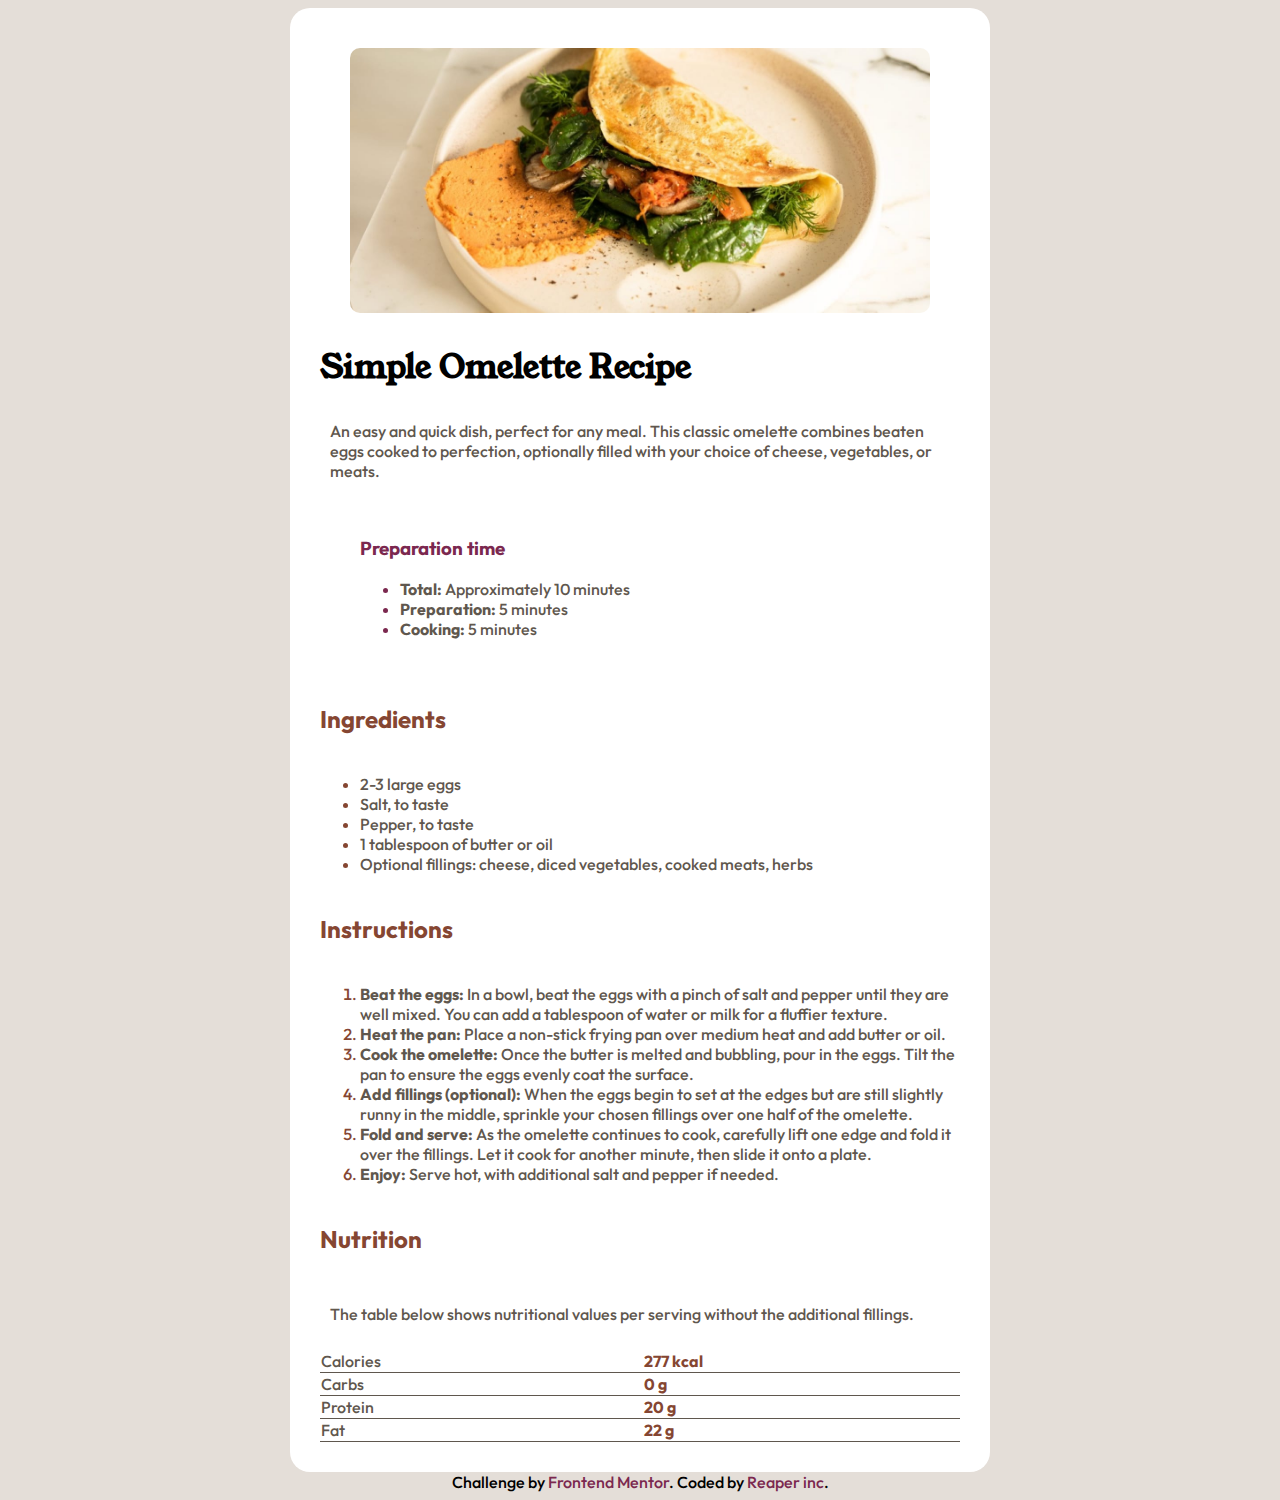
<file: index.html>
<!DOCTYPE html>
<html lang="en">

  <head>
    <meta charset="UTF-8">
    <meta name="viewport" content="width=device-width, initial-scale=1.0"> <!-- displays site properly based on user's device -->
    <link href="./style.css" rel="stylesheet">
    <link rel="icon" type="image/png" sizes="32x32" href="./assets/images/favicon-32x32.png">
    
    <title>Recipe page</title>
  </head>
  <body>
    <section>
      <div class="wrapper">
        <img class="images" src="./assets/images/image-omelette.jpeg" alt="Image of an omelette">
        <h1>Simple Omelette Recipe</h1>
        <p>An easy and quick dish, perfect for any meal. This classic omelette combines beaten eggs cooked  to perfection, optionally filled with your choice of cheese, vegetables, or meats.</p>

        <div class="prep-div">
        <h3 class="h3-prep">Preparation time</h3>
        <ul class="prep-ul">
          <li><strong>Total:</strong> Approximately 10 minutes</li>
          <li><strong>Preparation:</strong> 5 minutes</li>
          <li><strong>Cooking:</strong> 5 minutes</li>
        </ul>
        </div>
      
        
        <h2 class="h2-style">Ingredients</h2>
        <ul>
          <li>2-3 large eggs</li>
          <li>Salt, to taste</li>
          <li>Pepper, to taste</li>
          <li>1 tablespoon of butter or oil</li>
          <li>Optional fillings: cheese, diced vegetables, cooked meats, herbs</li>
        </ul>

        <h2 class="h2-style">Instructions</h2>
        <ol>
          <li><strong>Beat the eggs:</strong> In a bowl, beat the eggs with a pinch of salt and pepper until they are well mixed. You can add a tablespoon of water or milk for a fluffier texture.</li>
          <li><strong>Heat the pan:</strong> Place a non-stick frying pan over medium heat and add butter or oil.</li>
          <li><strong>Cook the omelette:</strong> Once the butter is melted and bubbling, pour in the eggs. Tilt the pan to ensure the eggs evenly coat the surface.</li>
          <li><strong>Add fillings (optional):</strong> When the eggs begin to set at the edges but are still slightly runny in the middle, sprinkle your chosen fillings over one half of the omelette.</li>
          <li><strong>Fold and serve:</strong> As the omelette continues to cook, carefully lift one edge and fold it over the fillings. Let it cook for another minute, then slide it onto a plate.</li>
          <li><strong>Enjoy:</strong> Serve hot, with additional salt and pepper if needed.</li>
        </ol>

        <h2 class="h2-style">Nutrition</h2>
        <p>The table below shows nutritional values per serving without the additional fillings.</p>
        <table class="table">
          <tr>
            <td>Calories</td>
            <td class="weigh">277 kcal</td>
          </tr>
            <td>Carbs</td>
            <td class="weigh">0 g</td>
          <tr>
            <td>Protein</td>
            <td class="weigh">20 g</td>
          </tr>
          <tr>
            <td>Fat</td>
            <td class="weigh">22 g</td>
          </tr>
        </table>

      </div>
    </section>
    <footer class="footer">
      Challenge by <a class="link" href="https://www.frontendmentor.io?ref=challenge" target="_blank">Frontend Mentor</a>.
      Coded by <a class="link" href="https://instagram.com">Reaper inc</a>.
    </footer>

  </body>
</html>
</file>
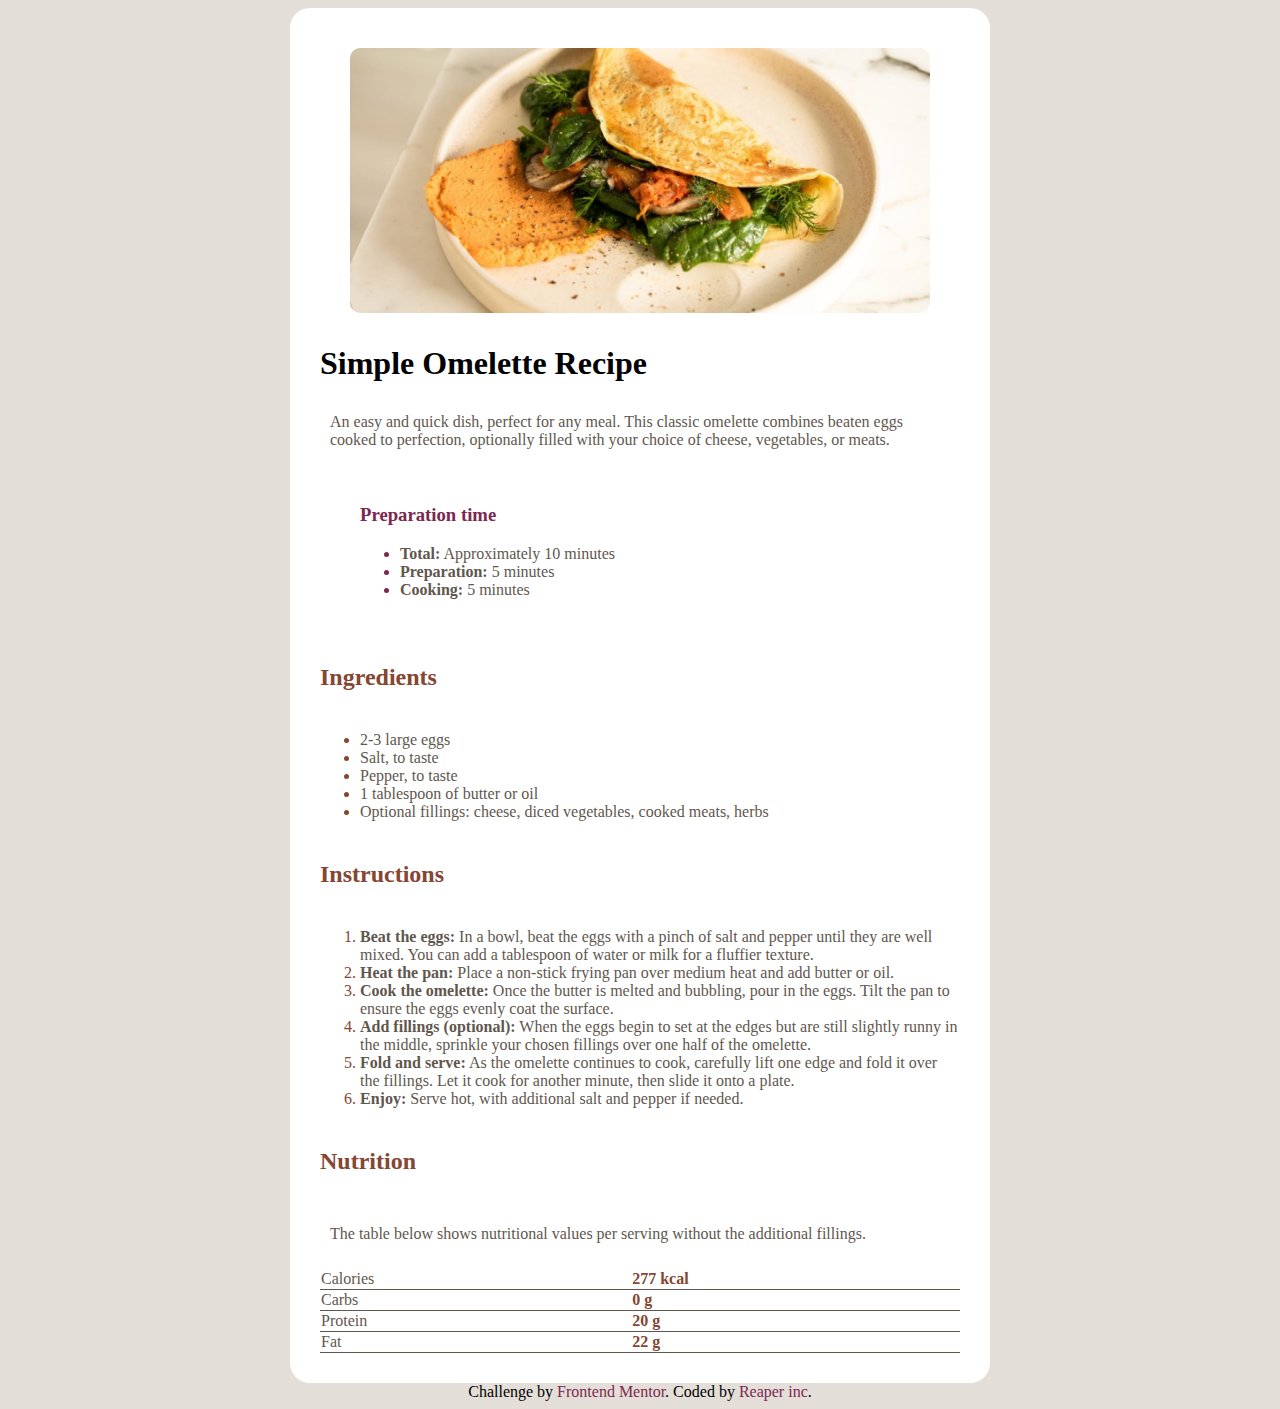
<file: recipe-page-main/index.html>
<!DOCTYPE html>
<html lang="en">

  <head>
    <meta charset="UTF-8">
    <meta name="viewport" content="width=device-width, initial-scale=1.0"> <!-- displays site properly based on user's device -->
    <link href="./style.css" rel="stylesheet">
    <link rel="icon" type="image/png" sizes="32x32" href="./assets/images/favicon-32x32.png">
    
    <title>Recipe page</title>
  </head>
  <body>
    <section>
      <div class="wrapper">
        <img class="images" src="./assets/images/image-omelette.jpeg" alt="Image of an omelette">
        <h1>Simple Omelette Recipe</h1>
        <p>An easy and quick dish, perfect for any meal. This classic omelette combines beaten eggs cooked  to perfection, optionally filled with your choice of cheese, vegetables, or meats.</p>

        <div class="prep-div">
        <h3 class="h3-prep">Preparation time</h3>
        <ul class="prep-ul">
          <li><strong>Total:</strong> Approximately 10 minutes</li>
          <li><strong>Preparation:</strong> 5 minutes</li>
          <li><strong>Cooking:</strong> 5 minutes</li>
        </ul>
        </div>
      
        
        <h2 class="h2-style">Ingredients</h2>
        <ul>
          <li>2-3 large eggs</li>
          <li>Salt, to taste</li>
          <li>Pepper, to taste</li>
          <li>1 tablespoon of butter or oil</li>
          <li>Optional fillings: cheese, diced vegetables, cooked meats, herbs</li>
        </ul>

        <h2 class="h2-style">Instructions</h2>
        <ol>
          <li><strong>Beat the eggs:</strong> In a bowl, beat the eggs with a pinch of salt and pepper until they are well mixed. You can add a tablespoon of water or milk for a fluffier texture.</li>
          <li><strong>Heat the pan:</strong> Place a non-stick frying pan over medium heat and add butter or oil.</li>
          <li><strong>Cook the omelette:</strong> Once the butter is melted and bubbling, pour in the eggs. Tilt the pan to ensure the eggs evenly coat the surface.</li>
          <li><strong>Add fillings (optional):</strong> When the eggs begin to set at the edges but are still slightly runny in the middle, sprinkle your chosen fillings over one half of the omelette.</li>
          <li><strong>Fold and serve:</strong> As the omelette continues to cook, carefully lift one edge and fold it over the fillings. Let it cook for another minute, then slide it onto a plate.</li>
          <li><strong>Enjoy:</strong> Serve hot, with additional salt and pepper if needed.</li>
        </ol>

        <h2 class="h2-style">Nutrition</h2>
        <p>The table below shows nutritional values per serving without the additional fillings.</p>
        <table class="table">
          <tr>
            <td>Calories</td>
            <td class="weigh">277 kcal</td>
          </tr>
            <td>Carbs</td>
            <td class="weigh">0 g</td>
          <tr>
            <td>Protein</td>
            <td class="weigh">20 g</td>
          </tr>
          <tr>
            <td>Fat</td>
            <td class="weigh">22 g</td>
          </tr>
        </table>

      </div>
    </section>
    <footer class="footer">Challenge by <a class="link" href="https://www.frontendmentor.io?ref=challenge" target="_blank">Frontend Mentor</a>. Coded by <a class="link" href="https://instagram.com">Reaper inc</a>.</footer>

  </body>
</html>
</file>
<file: style.css>
@import url('https://fonts.googleapis.com/css2?family=Figtree:ital,wght@0,300..900;1,300..900&family=Fraunces:ital,opsz,wght@0,9..144,100..900;1,9..144,100..900&family=Josefin+Sans:ital,wght@0,100..700;1,100..700&family=League+Spartan:wght@100..900&family=Montserrat:ital,wght@0,100..900;1,100..900&family=Young+Serif&display=swap');
@import url('https://fonts.googleapis.com/css2?family=Figtree:ital,wght@0,300..900;1,300..900&family=Fraunces:ital,opsz,wght@0,9..144,100..900;1,9..144,100..900&family=Josefin+Sans:ital,wght@0,100..700;1,100..700&family=League+Spartan:wght@100..900&family=Montserrat:ital,wght@0,100..900;1,100..900&family=Outfit:wght@100..900&family=Young+Serif&display=swap');

*{
    box-sizing: border-box;
}
body{
    font-family:'Outfit';
    font-weight: 510;
    background-color:hsl(30, 18%, 87%);
    max-inline-size: 1440px;
}

p{
    padding: 10px;
}

.wrapper{
    background-color:hsl(0, 0%, 100%);
    color: hsl(30, 10%, 34%);
    font-weight:500;
    margin-left: auto;
    margin-right: auto;
    padding: 30px ;
    border-radius: 20px;
    max-inline-size: 700px;
    justify-content: center;
    align-items: center;
}

.wrapper h1{
    color: black;
    font-family:'Young Serif';
    font-weight: bold;
    font-size: 2rem;
    font-weight: bold;
}

img{
    display: block;
    max-inline-size: 100%;
}

ul li::marker{
    color: hsl(14, 45%, 36%);
}
ol li::marker{
    color: hsl(14, 45%, 36%);
}

.images{
    inline-size: 600px;
    margin-left: auto;
    margin-right: auto;
    border-radius: 20px;
    padding: 10px;
}
.h2-style{
    color: hsl(14, 45%, 36%);
    padding: 20px 0px;
}

.prep-div{
    margin-left: auto;
    margin-right: auto;
    padding: 10px 40px;
}

.h3-prep{
    color: hsl(332, 51%, 32%);
}

.prep-ul li::marker{
    color: hsl(332, 51%, 32%);;
}
.info{
    margin: auto;
    justify-content: center;
    align-items: center;
}

table{
    inline-size: 100%;
}

table, tr, td {
  border-bottom: 1px solid hsl(30, 10%, 34%);
  border-collapse: collapse;
}

.weigh{
    color:hsl(14, 45%, 36%);
    font-weight:700;
}


.link{
    color:hsl(332, 51%, 32%);
    text-decoration: none;
}

.link:hover{
    color:red;
}

.footer{
    text-align: center;
}
</file>
<file: recipe-page-main/style.css>
*{
    box-sizing: border-box;
}
body{
    font-family:'Outfit';
    font-weight: 500;
    background-color:hsl(30, 18%, 87%);
    max-inline-size: 1440px;
}

p{
    padding: 10px;
}

.wrapper{
    background-color:hsl(0, 0%, 100%);
    color: hsl(30, 10%, 34%);
    font-weight:500;
    margin-left: auto;
    margin-right: auto;
    padding: 30px ;
    border-radius: 20px;
    max-inline-size: 700px;
    justify-content: center;
    align-items: center;
}

.wrapper h1{
    color: black;
    font-family:'Young Serif';
    font-weight: bold;
    font-size: 2rem;
    font-weight: bold;
}

img{
    display: block;
    max-inline-size: 100%;
}

ul li::marker{
    color: hsl(14, 45%, 36%);
}
ol li::marker{
    color: hsl(14, 45%, 36%);
}

.images{
    inline-size: 600px;
    margin-left: auto;
    margin-right: auto;
    border-radius: 20px;
    padding: 10px;
}
.h2-style{
    color: hsl(14, 45%, 36%);
    padding: 20px 0px;
}

.prep-div{
    margin-left: auto;
    margin-right: auto;
    padding: 10px 40px;
}

.h3-prep{
    color: hsl(332, 51%, 32%);
}

.prep-ul li::marker{
    color: hsl(332, 51%, 32%);;
}
.info{
    margin: auto;
    justify-content: center;
    align-items: center;
}

table{
    inline-size: 100%;
}

table, tr, td {
  border-bottom: 1px solid hsl(30, 10%, 34%);
  border-collapse: collapse;
}

.weigh{
    color:hsl(14, 45%, 36%);
    font-weight:700;
}


.link{
    color:hsl(332, 51%, 32%);
    text-decoration: none;
}

.link:hover{
    color:red;
}

.footer{
    text-align: center;
}
</file>
